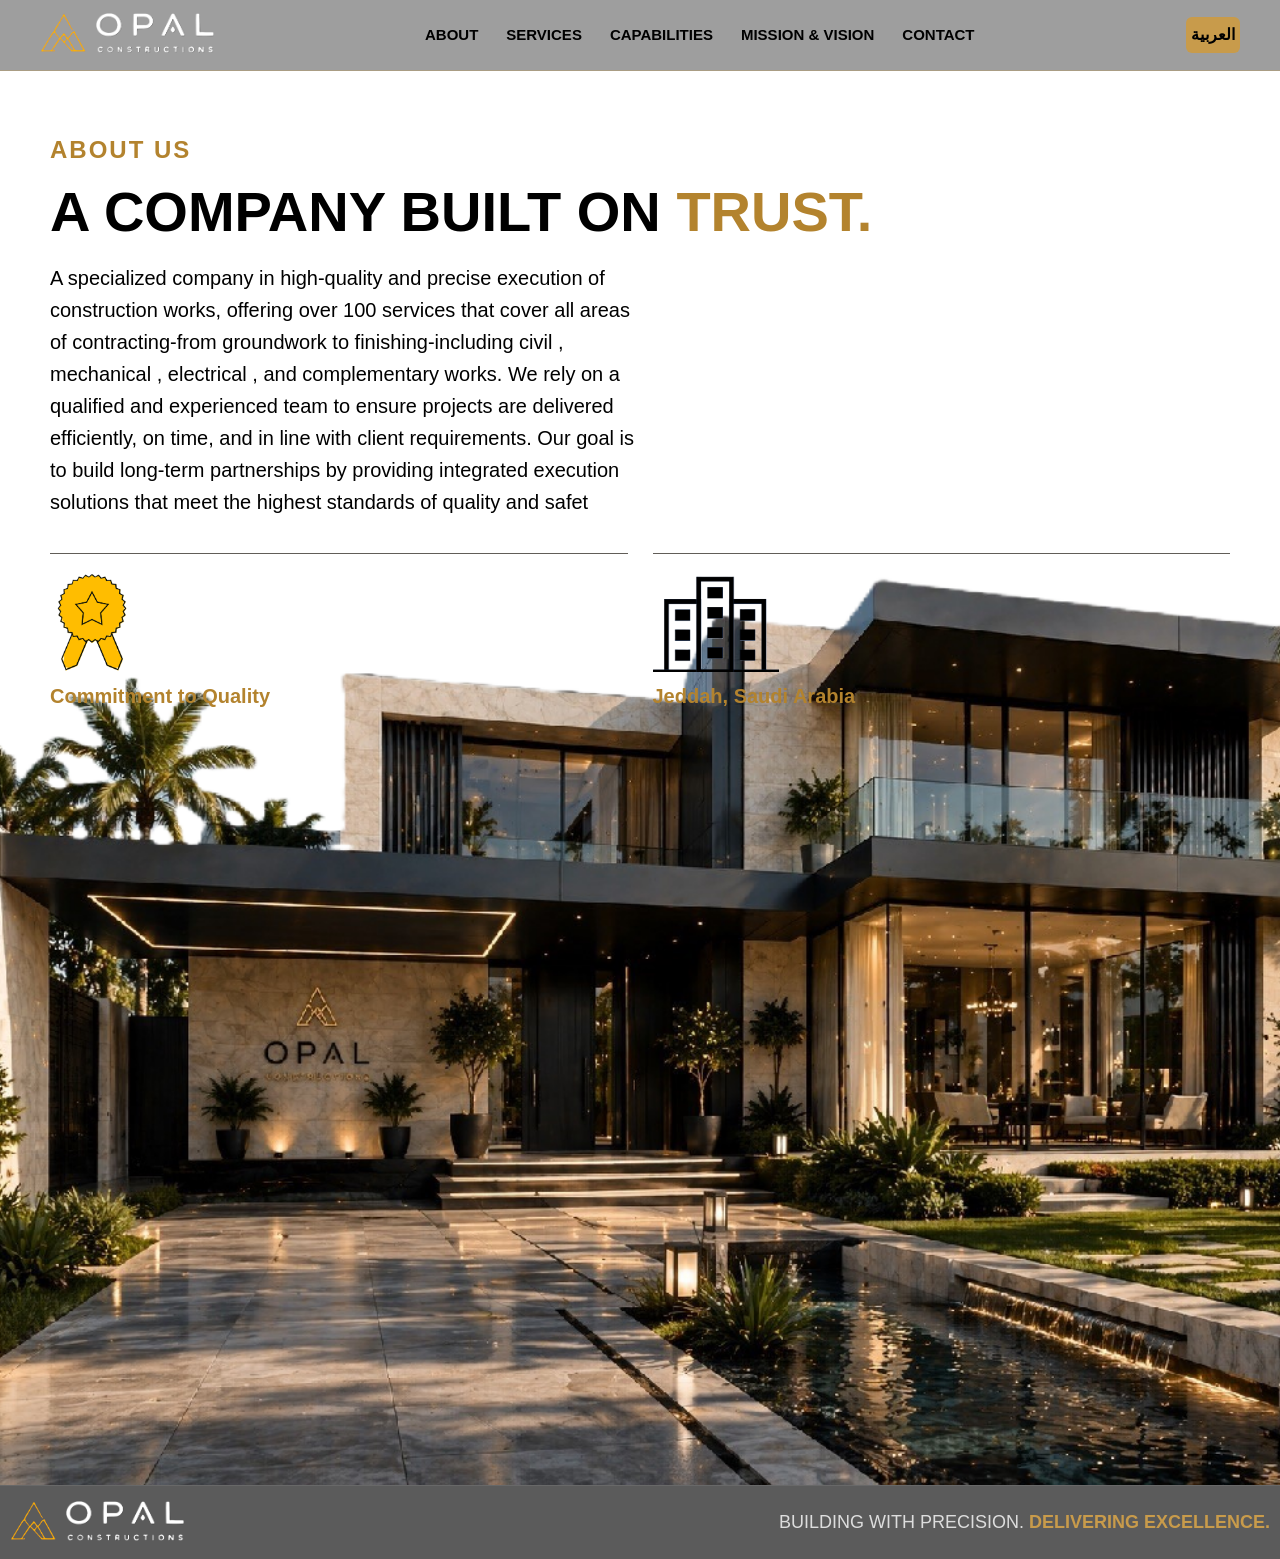
<file: about.html>
<!DOCTYPE html>
<html lang="en">
<head>
  <meta charset="UTF-8" />
  <meta name="viewport" content="width=device-width, initial-scale=1.0" />
  <title>Opal Constructions</title>
  <link rel="stylesheet" href="styles.css" />
</head>
<body>
  
<header class="main-header">
  <div class="header-container">
    <div class="logo">
      <a href="index.html">
        <img src="logo0.png">
        <img src="logo.png">
      </a>
    </div>
    
    <nav class="nav-menu">
      <div class="menu-toggle" onclick="toggleMenu()">☰</div>
      <ul id="menu">
        <li><a href="about.html">ABOUT</a></li>
        <li><a href="services.html">SERVICES</a></li>
        <li><a href="capabilities.html">CAPABILITIES</a></li>
        <li><a href="mission_vision.html">MISSION & VISION</a></li>
        <li><a href="contact.html">CONTACT</a></li>
      </ul>
    </nav>
    <a href="index_ar.html" class="btn">العربية</a>
  </div>
</header>

<section>
      <div class="hero-right">
        <div class="con">
          <div class="section-label">ABOUT US</div>
          <h2>A COMPANY BUILT ON <span>TRUST.</span></h2> 

          <p>
            A specialized company in high-quality and precise execution of
            construction works, offering over 100 services that cover all areas
            of contracting-from groundwork to finishing-including civil
            , mechanical , electrical , and complementary works.
            We rely on a qualified and experienced team to ensure projects
            are delivered efficiently, on time, and in line with client requirements.
            Our goal is to build long-term partnerships by providing integrated
            execution solutions that meet the highest standards of quality and safet
          </p>

          <div class="stats">
            <div class="stat">
              <img src="qu.PNG" height="100">
              <h3>Commitment to Quality</h3>
            </div>
            <div class="stat">
              <img src="building.PNG" height="100">
              <h3>Jeddah, Saudi Arabia</h3>
            </div>
          </div>
        </div>
      </div>
    </section>

    <footer class="footer-bar">
      <div class="logo">
        <a href="index.html">
        <img src="logo0.png">
        <img src="logo.png">
        </a>
      </div>
      <div class="tagline">BUILDING WITH PRECISION. <span>DELIVERING EXCELLENCE.</span></div>
    </footer>
  <script src="script.js"></script>
</body>
</html>
</file>
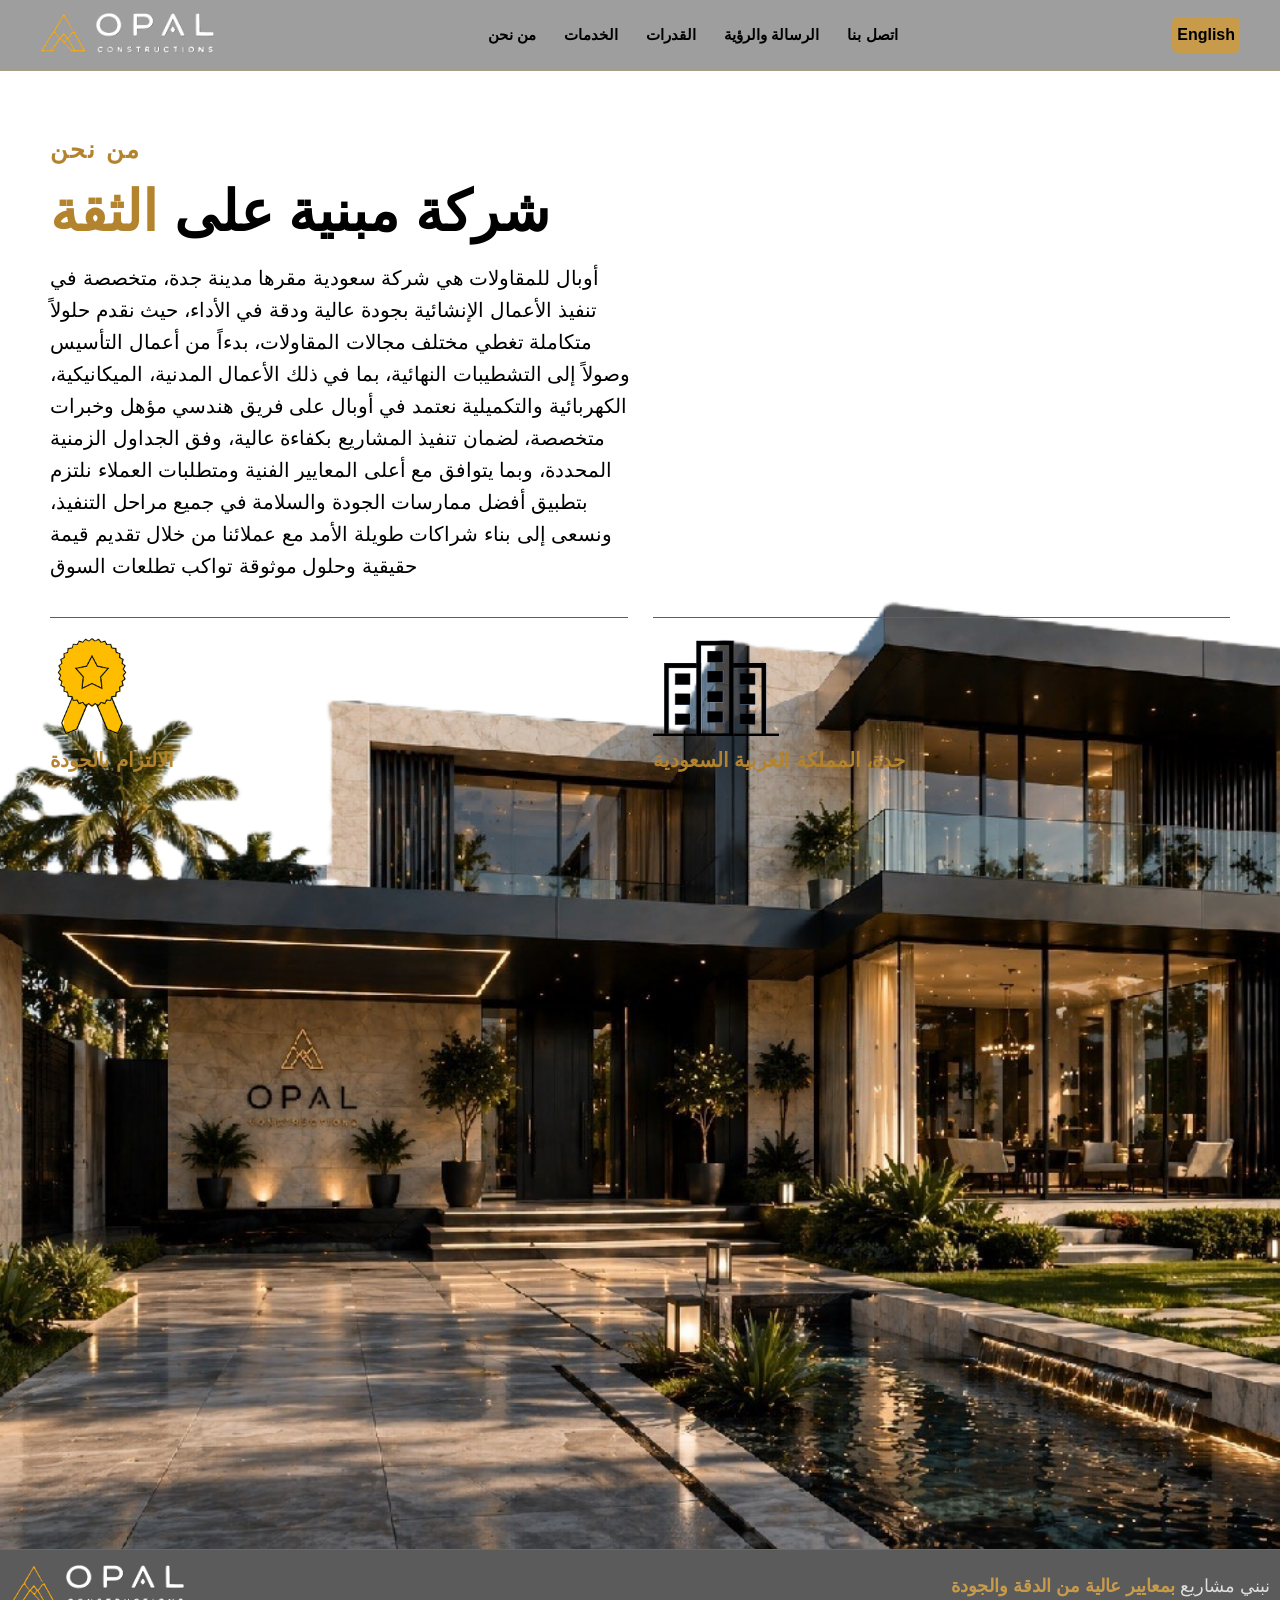
<file: about_ar.html>
<!DOCTYPE html>
<html lang="ar">
<head>
  <meta charset="UTF-8" />
  <meta name="viewport" content="width=device-width, initial-scale=1.0" />
  <title>أوبال للمقاولات</title>
  <link rel="stylesheet" href="styles.css" />
</head>
<body>
  
<header class="main-header">
  <div class="header-container">
    <div class="logo">
      <a href="index.html">
        <img src="logo0.png">
        <img src="logo.png">
      </a>
    </div>
    
    <nav class="nav-menu">
      <div class="menu-toggle" onclick="toggleMenu()">☰</div>
      <ul id="menu">
        <li><a href="about_ar.html">من نحن</a></li>
        <li><a href="services_ar.html">الخدمات</a></li>
        <li><a href="capabilities_ar.html">القدرات</a></li>
        <li><a href="mission_vision_ar.html">الرسالة والرؤية</a></li>
        <li><a href="contact_ar.html">اتصل بنا</a></li>
      </ul>
    </nav>
    <a href="index.html" class="btn">English</a>
  </div>
</header>

<section>
      <div class="hero-right">
        <div class="con">
          <div class="section-label">من نحن</div>
          <h2>شركة مبنية على <span>الثقة</span></h2> 

          <p>
            أوبال للمقاولات هي شركة سعودية مقرها مدينة جدة، متخصصة في تنفيذ الأعمال الإنشائية بجودة عالية ودقة في الأداء، حيث نقدم حلولاً متكاملة تغطي مختلف مجالات المقاولات، بدءاً من أعمال التأسيس وصولاً إلى التشطيبات النهائية، بما في ذلك الأعمال المدنية، الميكانيكية، الكهربائية والتكميلية
            نعتمد في أوبال على فريق هندسي مؤهل وخبرات متخصصة، لضمان تنفيذ المشاريع بكفاءة عالية، وفق الجداول الزمنية المحددة، وبما يتوافق مع أعلى المعايير الفنية ومتطلبات العملاء
            نلتزم بتطبيق أفضل ممارسات الجودة والسلامة في جميع مراحل التنفيذ، ونسعى إلى بناء شراكات طويلة الأمد مع عملائنا من خلال تقديم قيمة حقيقية وحلول موثوقة تواكب تطلعات السوق
          </p>

          <div class="stats">
            <div class="stat">
              <img src="qu.PNG" height="100">
              <h3>الالتزام بالجودة</h3>
            </div>
            <div class="stat">
              <img src="building.PNG" height="100">
              <h3>جدة، المملكة العربية السعودية</h3>
            </div>
          </div>
        </div>
      </div>
    </section>

    <footer class="footer-bar">
      <div class="logo">
        <a href="index.html">
        <img src="logo0.png">
        <img src="logo.png">
        </a>
      </div>
      <div class="tagline">نبني مشاريع<span> بمعايير عالية من الدقة والجودة </span></div>
    </footer>
  <script src="script.js"></script>
</body>
</html>
</file>
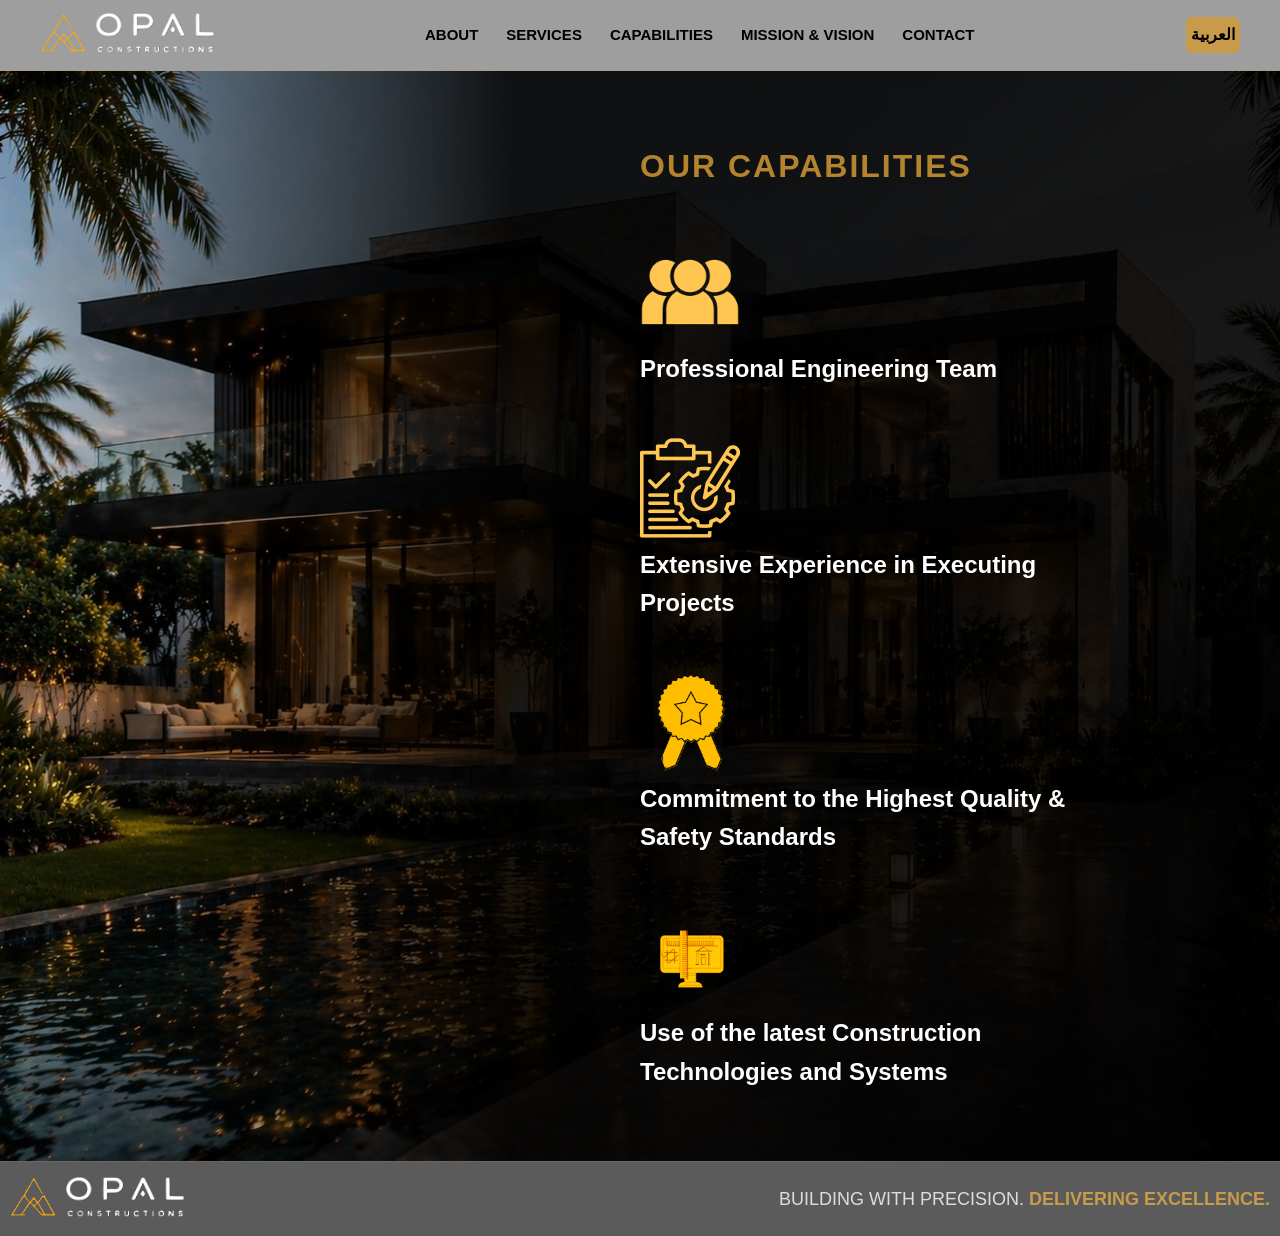
<file: capabilities.html>
<!DOCTYPE html>
<html lang="en">
<head>
  <meta charset="UTF-8" />
  <meta name="viewport" content="width=device-width, initial-scale=1.0" />
  <title>Opal Constructions</title>
  <link rel="stylesheet" href="styles.css" />
</head>
<body>
  
<header class="main-header">
  <div class="header-container">
    <div class="logo">
      <a href="index.html">
        <img src="logo0.png">
        <img src="logo.png">
      </a>
    </div>
    
    <nav class="nav-menu">
      <div class="menu-toggle" onclick="toggleMenu()">☰</div>
      <ul id="menu">
        <li><a href="about.html">ABOUT</a></li>
        <li><a href="services.html">SERVICES</a></li>
        <li><a href="capabilities.html">CAPABILITIES</a></li>
        <li><a href="mission_vision.html">MISSION & VISION</a></li>
        <li><a href="contact.html">CONTACT</a></li>
      </ul>
    </nav>
    <a href="index_ar.html" class="btn">العربية</a>
  </div>
</header>

  <section>
    <div class="projects">
      <div class="features">
        <h3>OUR CAPABILITIES</h3>
        <div class="feature">
          <img class="img" src="eng.png">
          <h2>Professional Engineering Team</h2>
        </div>

        <div class="feature">
          <img class="img" src="mang.png">
          <h2>Extensive Experience in Executing Projects</h2>
        </div>

        <div class="feature">
          <img src="qu.PNG">
          <h2>Commitment to the Highest Quality & Safety Standards</h2>
        </div>

        <div class="feature">
          <img src="tech.png">
          <h2>Use of the latest Construction Technologies and Systems</h2>
        </div>
      </div>
    </div>
  </section>

    <footer class="footer-bar">
      <div class="logo">
        <a href="index.html">
        <img src="logo0.png">
        <img src="logo.png">
        </a>
      </div>
      <div class="tagline">BUILDING WITH PRECISION. <span>DELIVERING EXCELLENCE.</span></div>
    </footer>
  <script src="script.js"></script>
</body>
</html>
</file>
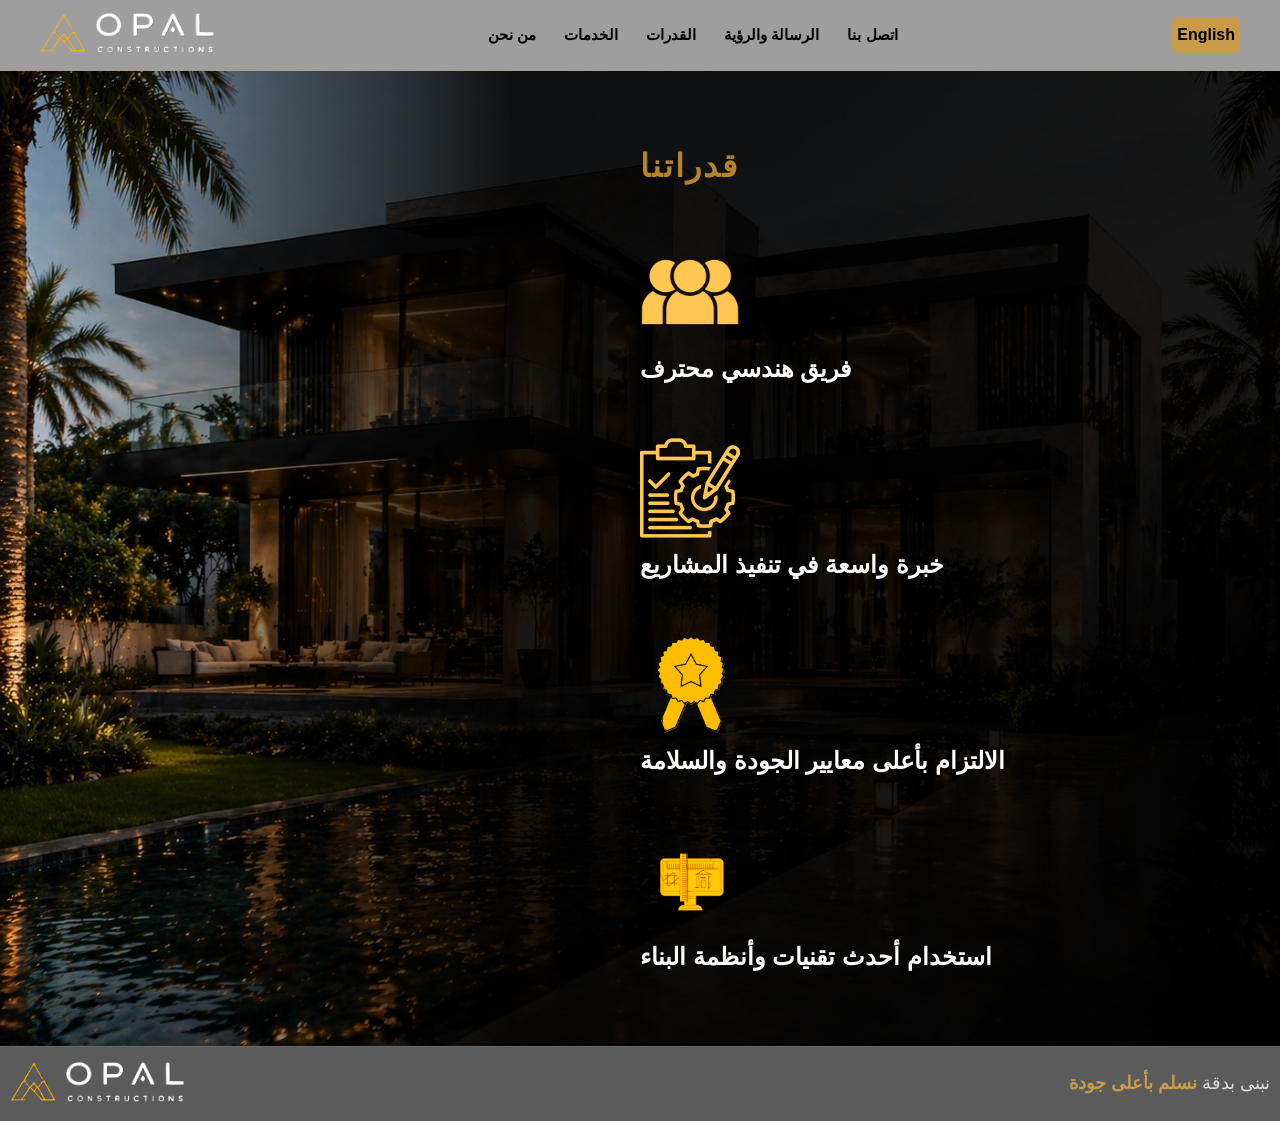
<file: capabilities_ar.html>
<!DOCTYPE html>
<html lang="ar">
<head>
  <meta charset="UTF-8" />
  <meta name="viewport" content="width=device-width, initial-scale=1.0" />
  <title>أوبال للمقاولات</title>
  <link rel="stylesheet" href="styles.css" />
</head>
<body>
  
<header class="main-header">
  <div class="header-container">
    <div class="logo">
      <a href="index.html">
        <img src="logo0.png">
        <img src="logo.png">
      </a>
    </div>
    
    <nav class="nav-menu">
      <div class="menu-toggle" onclick="toggleMenu()">☰</div>
      <ul id="menu">
        <li><a href="about_ar.html">من نحن</a></li>
        <li><a href="services_ar.html">الخدمات</a></li>
        <li><a href="capabilities_ar.html">القدرات</a></li>
        <li><a href="mission_vision_ar.html">الرسالة والرؤية</a></li>
        <li><a href="contact_ar.html">اتصل بنا</a></li>
      </ul>
    </nav>
    <a href="index.html" class="btn">English</a>
  </div>
</header>

  <section>
    <div class="projects">
      <div class="features">
        <h3>قدراتنا</h3>
        <div class="feature">
          <img class="img" src="eng.png">
          <h2>فريق هندسي محترف</h2>
        </div>

        <div class="feature">
          <img class="img" src="mang.png">
          <h2>خبرة واسعة في تنفيذ المشاريع</h2>
        </div>

        <div class="feature">
          <img src="qu.PNG">
          <h2>الالتزام بأعلى معايير الجودة والسلامة</h2>
        </div>

        <div class="feature">
          <img src="tech.png">
          <h2>استخدام أحدث تقنيات وأنظمة البناء</h2>
        </div>
      </div>
    </div>
  </section>

    <footer class="footer-bar">
      <div class="logo">
        <a href="index.html">
        <img src="logo0.png">
        <img src="logo.png">
        </a>
      </div>
      <div class="tagline">نبنى بدقة <span> نسلم بأعلى جودة</span></div>
    </footer>
  <script src="script.js"></script>
</body>
</html>
</file>
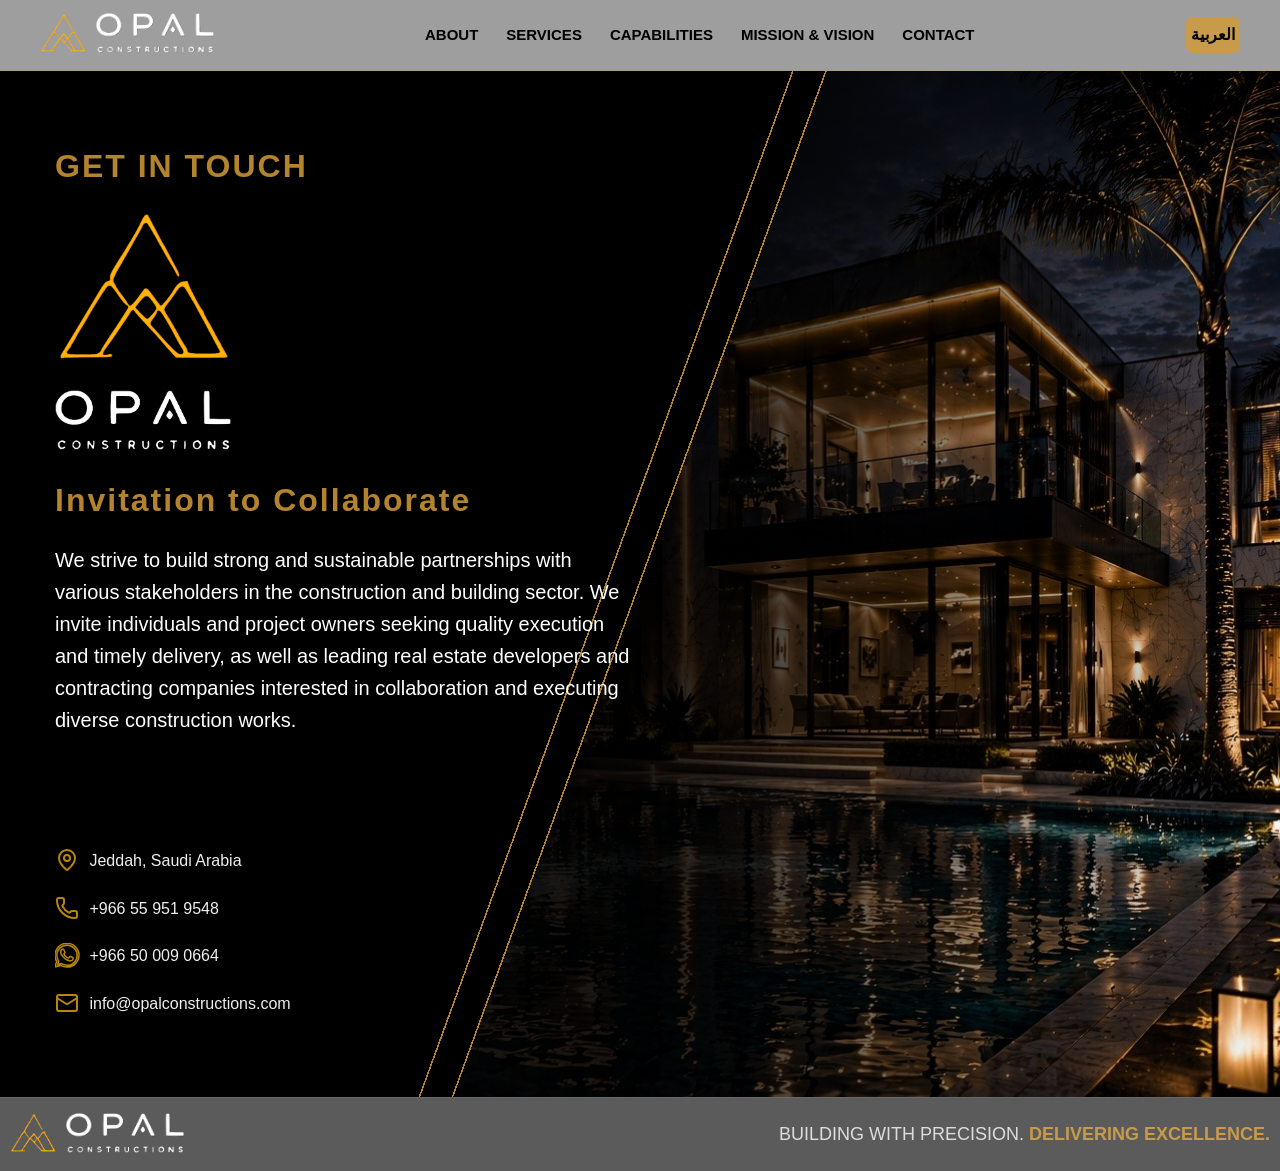
<file: contact.html>
<!DOCTYPE html>
<html lang="en">
<head>
  <meta charset="UTF-8" />
  <meta name="viewport" content="width=device-width, initial-scale=1.0" />
  <title>Opal Constructions</title>
  <link rel="stylesheet" href="styles.css" />
</head>
<body>
  
<header class="main-header">
  <div class="header-container">
    <div class="logo">
      <a href="index.html">
        <img src="logo0.png">
        <img src="logo.png">
      </a>
    </div>
    
    <nav class="nav-menu">
      <div class="menu-toggle" onclick="toggleMenu()">☰</div>
      <ul id="menu">
        <li><a href="about.html">ABOUT</a></li>
        <li><a href="services.html">SERVICES</a></li>
        <li><a href="capabilities.html">CAPABILITIES</a></li>
        <li><a href="mission_vision.html">MISSION & VISION</a></li>
        <li><a href="contact.html">CONTACT</a></li>
      </ul>
    </nav>
    <a href="index_ar.html" class="btn">العربية</a>
  </div>
</header>


    <section>
      <div class="contact">
        <h3>GET IN TOUCH</h3>
        <img src="logo0.png">
        <br>
        <img src="logo.png">
        <br>
        <h3>Invitation to Collaborate</h3>
        <p>We strive to build strong and sustainable partnerships with various stakeholders in the
        construction and building sector. We invite individuals and project owners seeking quality
        execution and timely delivery, as well as leading real estate developers and contracting
        companies interested in collaboration and executing diverse construction works.</p>
        <div class="contact-mini">
          <div>
          <svg xmlns="http://www.w3.org/2000/svg"><path d="M20 10c0 4.993-5.539 10.193-7.399 11.799a1 1 0 0 1-1.202 0C9.539 20.193 4 14.993 4 10a8 8 0 0 1 16 0"></path><circle cx="12" cy="10" r="3"></circle></svg>  
          Jeddah, Saudi Arabia</div>
          <div><svg xmlns="http://www.w3.org/2000/svg"><path d="M13.832 16.568a1 1 0 0 0 1.213-.303l.355-.465A2 2 0 0 1 17 15h3a2 2 0 0 1 2 2v3a2 2 0 0 1-2 2A18 18 0 0 1 2 4a2 2 0 0 1 2-2h3a2 2 0 0 1 2 2v3a2 2 0 0 1-.8 1.6l-.468.351a1 1 0 0 0-.292 1.233 14 14 0 0 0 6.392 6.384"></path></svg>
          <a href="tel:+966559519548">+966 55 951 9548</a></div>
          <div><svg xmlns="http://www.w3.org/2000/svg" viewBox="0 0 40 40"><path d="M16 .396C7.163.396 0 7.559 0 16.396c0 2.885.75 5.7 2.173 8.18L0 32l7.617-2.12a15.9 15.9 0 0 0 8.383 2.27c8.837 0 16-7.163 16-16S24.837.396 16 .396zm0 29.154c-2.56 0-5.073-.69-7.273-1.993l-.52-.308-4.52 1.257 1.205-4.402-.338-.54A13.57 13.57 0 0 1 2.45 16.4C2.45 8.963 8.56 2.854 16 2.854c7.437 0 13.55 6.11 13.55 13.55 0 7.437-6.113 13.55-13.55 13.55zm7.52-10.177c-.41-.206-2.43-1.2-2.81-1.336-.38-.137-.66-.206-.94.206s-1.08 1.336-1.33 1.61c-.24.274-.49.308-.9.103-.41-.206-1.74-.64-3.31-2.04-1.22-1.09-2.05-2.44-2.29-2.85-.24-.41-.026-.63.18-.836.19-.19.41-.49.62-.74.21-.25.28-.41.41-.69.14-.274.07-.51-.03-.72-.103-.206-.94-2.27-1.29-3.11-.34-.82-.69-.71-.94-.72l-.8-.014c-.28 0-.72.103-1.1.51-.38.41-1.44 1.41-1.44 3.44s1.48 3.99 1.68 4.27c.21.274 2.9 4.42 7.03 6.2.98.42 1.74.67 2.33.86.98.31 1.87.27 2.57.17.79-.12 2.43-.99 2.77-1.95.34-.96.34-1.78.24-1.95-.1-.17-.38-.27-.79-.48z"/></svg>
          <a href="https://wa.me/966500090664" target="_blank">+966 50 009 0664</a></div>
          <div><svg xmlns="http://www.w3.org/2000/svg"><path d="m22 7-8.991 5.727a2 2 0 0 1-2.009 0L2 7"></path><rect x="2" y="4" width="20" height="16" rx="2"></rect></svg>  
          info@opalconstructions.com</div>
        </div>
      </div>
    </section>

    <footer class="footer-bar">
      <div class="logo">
        <a href="index.html">
        <img src="logo0.png">
        <img src="logo.png">
        </a>
      </div>
      <div class="tagline">BUILDING WITH PRECISION. <span>DELIVERING EXCELLENCE.</span></div>
    </footer>
  <script src="script.js"></script>
</body>
</html>
</file>
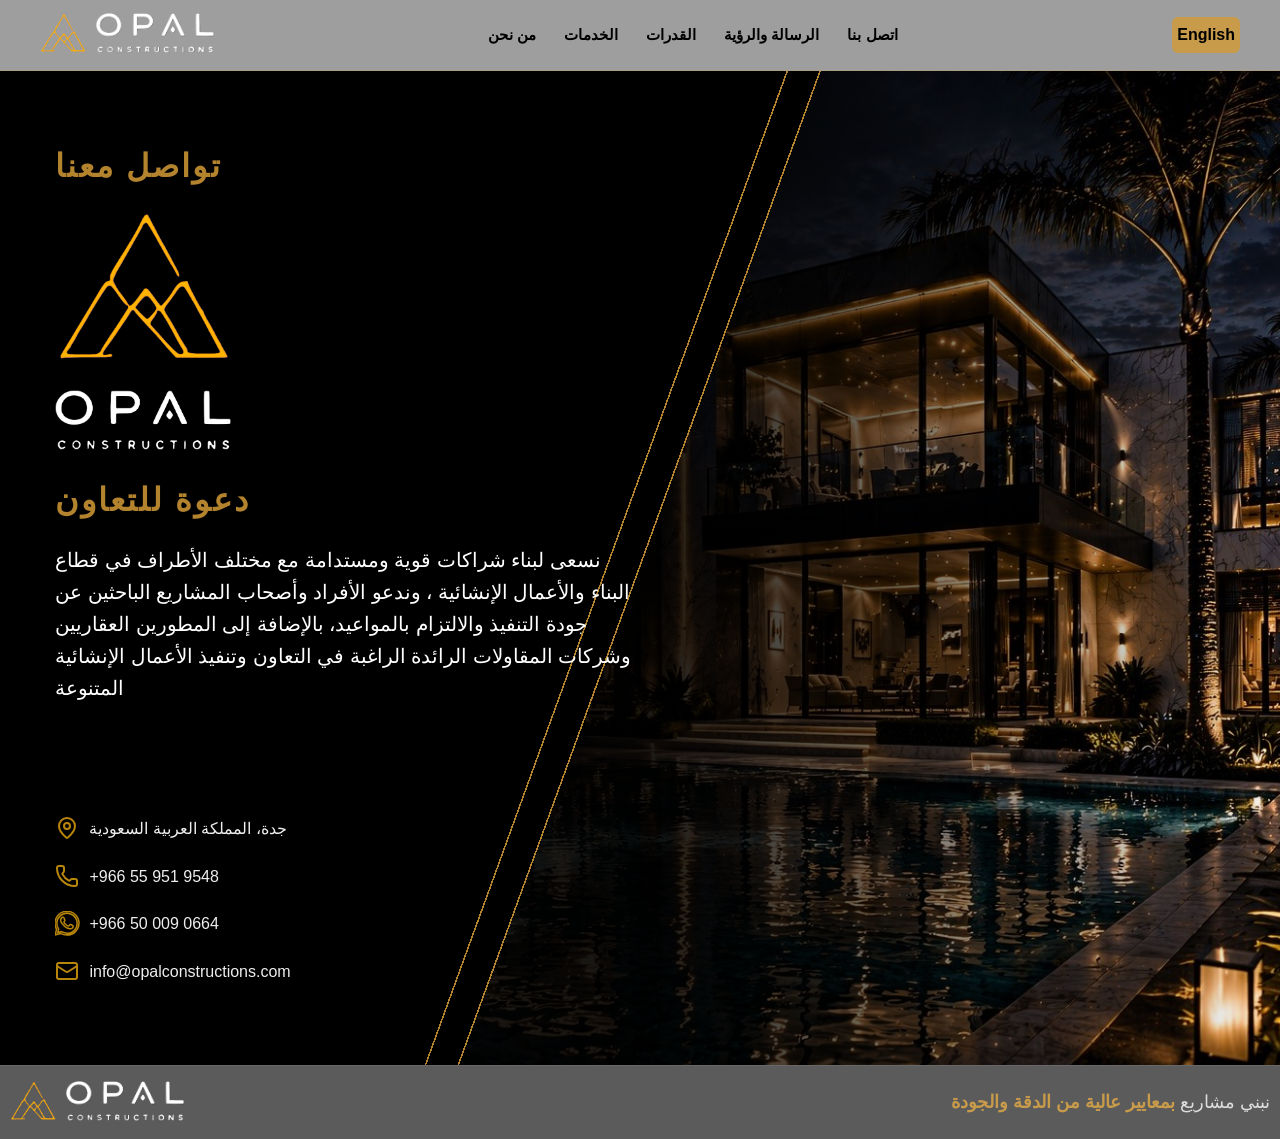
<file: contact_ar.html>
<!DOCTYPE html>
<html lang="ar">
<head>
  <meta charset="UTF-8" />
  <meta name="viewport" content="width=device-width, initial-scale=1.0" />
  <title>أوبال للمقاولات</title>
  <link rel="stylesheet" href="styles.css" />
</head>
<body>
  
<header class="main-header">
  <div class="header-container">
    <div class="logo">
      <a href="index.html">
        <img src="logo0.png">
        <img src="logo.png">
      </a>
    </div>
    
    <nav class="nav-menu">
      <div class="menu-toggle" onclick="toggleMenu()">☰</div>
      <ul id="menu">
        <li><a href="about_ar.html">من نحن</a></li>
        <li><a href="services_ar.html">الخدمات</a></li>
        <li><a href="capabilities_ar.html">القدرات</a></li>
        <li><a href="mission_vision_ar.html">الرسالة والرؤية</a></li>
        <li><a href="contact_ar.html">اتصل بنا</a></li>
      </ul>
    </nav>
    <a href="index.html" class="btn">English</a>
  </div>
</header>


    <section>
      <div class="contact">
        <h3>تواصل معنا</h3>
        <img src="logo0.png">
        <br>
        <img src="logo.png">
        <br>
        <h3>دعوة للتعاون</h3>
        <p>
        نسعى لبناء شراكات قوية ومستدامة مع مختلف الأطراف في قطاع البناء والأعمال الإنشائية
        ، وندعو الأفراد وأصحاب المشاريع الباحثين عن جودة التنفيذ والالتزام بالمواعيد، بالإضافة إلى
        المطورين العقاريين وشركات المقاولات الرائدة الراغبة في التعاون وتنفيذ الأعمال الإنشائية المتنوعة
        </p>
        <div class="contact-mini">
          <div>
          <svg xmlns="http://www.w3.org/2000/svg"><path d="M20 10c0 4.993-5.539 10.193-7.399 11.799a1 1 0 0 1-1.202 0C9.539 20.193 4 14.993 4 10a8 8 0 0 1 16 0"></path><circle cx="12" cy="10" r="3"></circle></svg>  
          جدة، المملكة العربية السعودية</div>
          <div><svg xmlns="http://www.w3.org/2000/svg"><path d="M13.832 16.568a1 1 0 0 0 1.213-.303l.355-.465A2 2 0 0 1 17 15h3a2 2 0 0 1 2 2v3a2 2 0 0 1-2 2A18 18 0 0 1 2 4a2 2 0 0 1 2-2h3a2 2 0 0 1 2 2v3a2 2 0 0 1-.8 1.6l-.468.351a1 1 0 0 0-.292 1.233 14 14 0 0 0 6.392 6.384"></path></svg>
          <a href="tel:+966559519548">+966 55 951 9548</a></div>
          <div><svg xmlns="http://www.w3.org/2000/svg" viewBox="0 0 40 40"><path d="M16 .396C7.163.396 0 7.559 0 16.396c0 2.885.75 5.7 2.173 8.18L0 32l7.617-2.12a15.9 15.9 0 0 0 8.383 2.27c8.837 0 16-7.163 16-16S24.837.396 16 .396zm0 29.154c-2.56 0-5.073-.69-7.273-1.993l-.52-.308-4.52 1.257 1.205-4.402-.338-.54A13.57 13.57 0 0 1 2.45 16.4C2.45 8.963 8.56 2.854 16 2.854c7.437 0 13.55 6.11 13.55 13.55 0 7.437-6.113 13.55-13.55 13.55zm7.52-10.177c-.41-.206-2.43-1.2-2.81-1.336-.38-.137-.66-.206-.94.206s-1.08 1.336-1.33 1.61c-.24.274-.49.308-.9.103-.41-.206-1.74-.64-3.31-2.04-1.22-1.09-2.05-2.44-2.29-2.85-.24-.41-.026-.63.18-.836.19-.19.41-.49.62-.74.21-.25.28-.41.41-.69.14-.274.07-.51-.03-.72-.103-.206-.94-2.27-1.29-3.11-.34-.82-.69-.71-.94-.72l-.8-.014c-.28 0-.72.103-1.1.51-.38.41-1.44 1.41-1.44 3.44s1.48 3.99 1.68 4.27c.21.274 2.9 4.42 7.03 6.2.98.42 1.74.67 2.33.86.98.31 1.87.27 2.57.17.79-.12 2.43-.99 2.77-1.95.34-.96.34-1.78.24-1.95-.1-.17-.38-.27-.79-.48z"/></svg>
          <a href="https://wa.me/966500090664" target="_blank">+966 50 009 0664</a></div>
          <div><svg xmlns="http://www.w3.org/2000/svg"><path d="m22 7-8.991 5.727a2 2 0 0 1-2.009 0L2 7"></path><rect x="2" y="4" width="20" height="16" rx="2"></rect></svg>  
          info@opalconstructions.com</div>
        </div>
      </div>
    </section>

    <footer class="footer-bar">
      <div class="logo">
        <a href="index.html">
        <img src="logo0.png">
        <img src="logo.png">
        </a>
      </div>
      <div class="tagline">نبني مشاريع<span> بمعايير عالية من الدقة والجودة </span></div>
    </footer>
  <script src="script.js"></script>
</body>
</html>
</file>
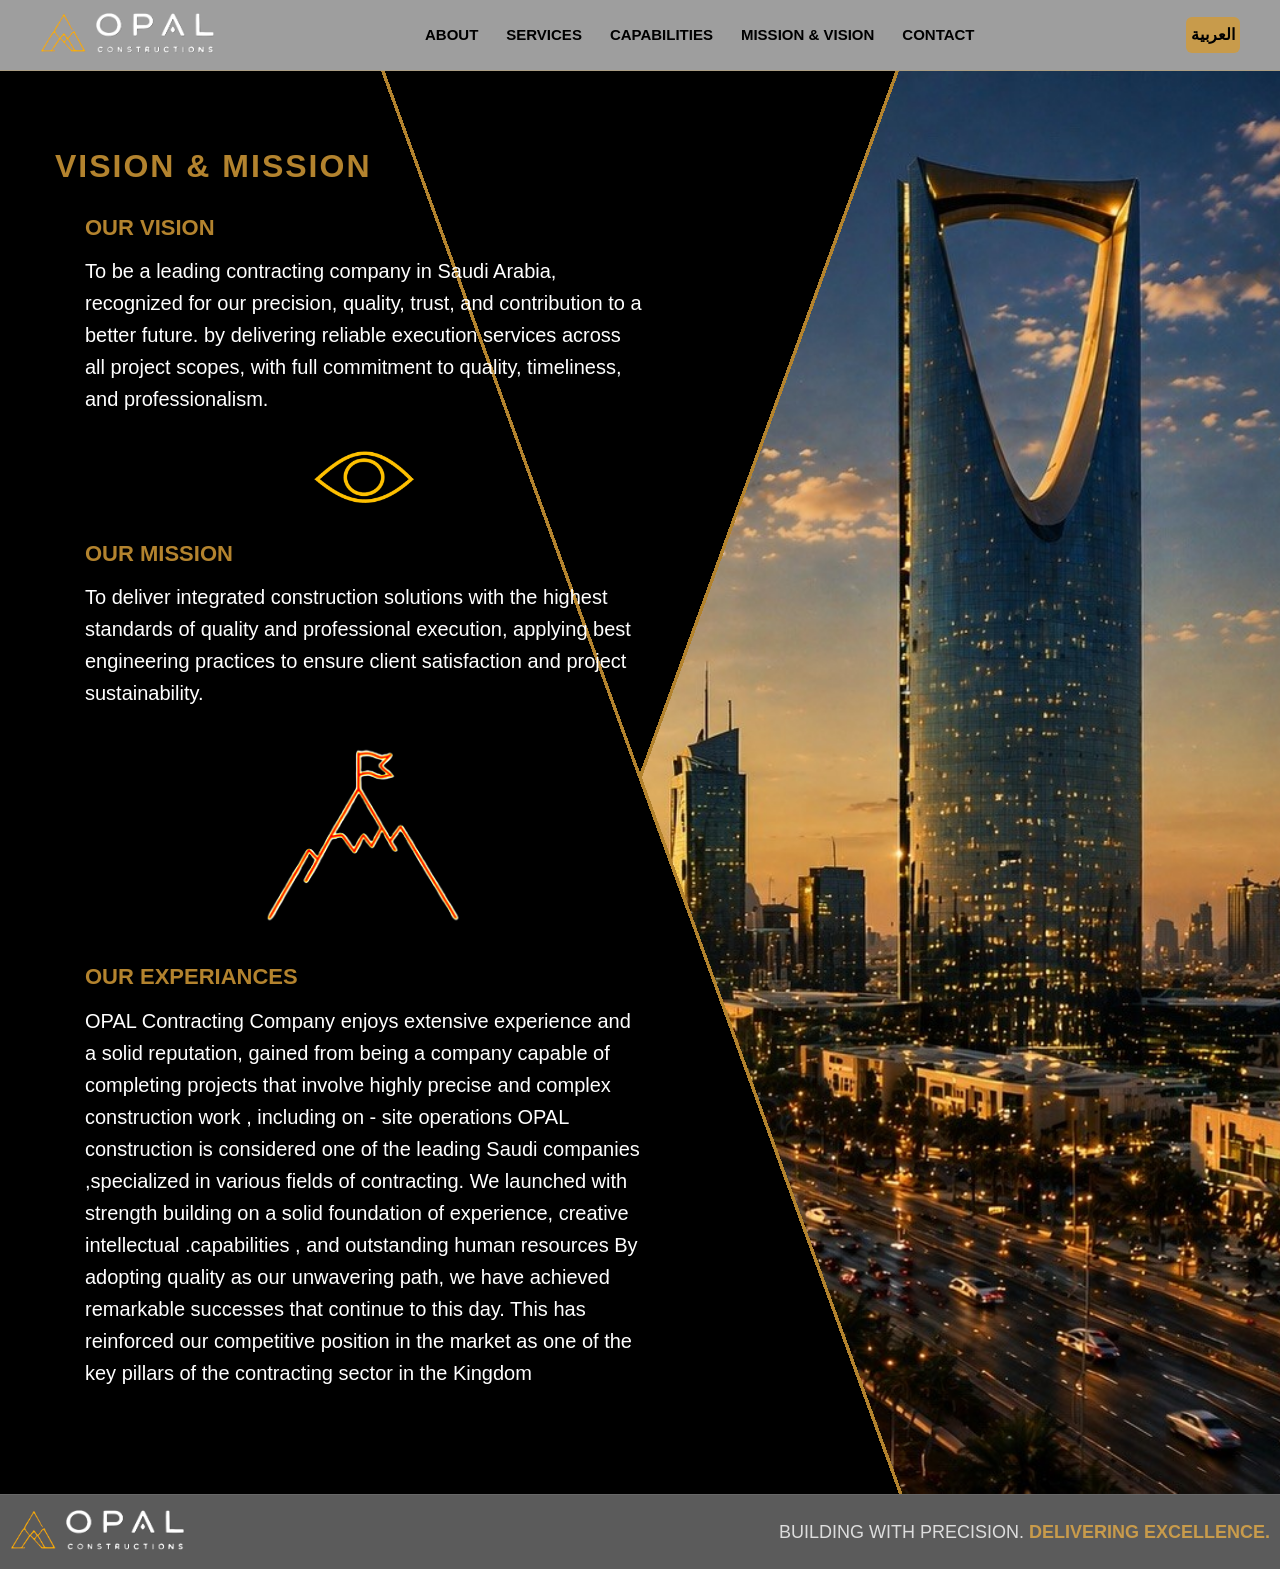
<file: mission_vision.html>
<!DOCTYPE html>
<html lang="en">
<head>
  <meta charset="UTF-8" />
  <meta name="viewport" content="width=device-width, initial-scale=1.0" />
  <title>Opal Constructions</title>
  <link rel="stylesheet" href="styles.css" />
</head>
<body>
  
<header class="main-header">
  <div class="header-container">
    <div class="logo">
      <a href="index.html">
        <img src="logo0.png">
        <img src="logo.png">
      </a>
    </div>
    
    <nav class="nav-menu">
      <div class="menu-toggle" onclick="toggleMenu()">☰</div>
      <ul id="menu">
        <li><a href="about.html">ABOUT</a></li>
        <li><a href="services.html">SERVICES</a></li>
        <li><a href="capabilities.html">CAPABILITIES</a></li>
        <li><a href="mission_vision.html">MISSION & VISION</a></li>
        <li><a href="contact.html">CONTACT</a></li>
      </ul>
    </nav>
    <a href="index_ar.html" class="btn">العربية</a>
  </div>
</header>

    <section>
      <div class="vision">
        <h3>VISION & MISSION</h3>
        <div class="vision-columns">
          <div class="vision-box">
            <h4>OUR VISION</h4>
            <p>
              To be a leading contracting company in Saudi Arabia, recognized for our precision, quality, trust, and contribution to a better future.
              by delivering
              reliable execution services across all project
              scopes, with full commitment to quality,
              timeliness, and professionalism.
            </p>     
            <br>
            <div class="visimg">          
              <img src="vision.png" width="100">
            </div>
            <br>
            <h4>OUR MISSION</h4>
            <p>To deliver integrated construction solutions with the highest standards of quality and professional execution, applying best engineering practices to ensure client satisfaction and project sustainability.</p>
            <br>
            <div class="visimg">          
              <img src="mission.PNG" width="200">
            </div>
            <br>
            <h4>OUR EXPERIANCES</h4>
            <p>
              OPAL Contracting Company enjoys extensive experience and a solid reputation, gained from being a company capable of completing projects that involve highly precise and complex construction work , including on - site operations OPAL construction is considered one of the leading Saudi companies ,specialized in various fields of contracting. We launched with strength building on a solid foundation of experience, creative intellectual .capabilities , and outstanding human resources By adopting quality as our unwavering path, we have achieved remarkable successes that continue to this day. This has reinforced our competitive position in the market as one of the key pillars of the contracting sector in the Kingdom
            </p>
            <br>
          </div>
        </div>
      </div>
    </section>

    <footer class="footer-bar">
      <div class="logo">
        <a href="index.html">
        <img src="logo0.png">
        <img src="logo.png">
        </a>
      </div>
      <div class="tagline">BUILDING WITH PRECISION. <span>DELIVERING EXCELLENCE.</span></div>
    </footer>
  <script src="script.js"></script>
</body>
</html>
</file>
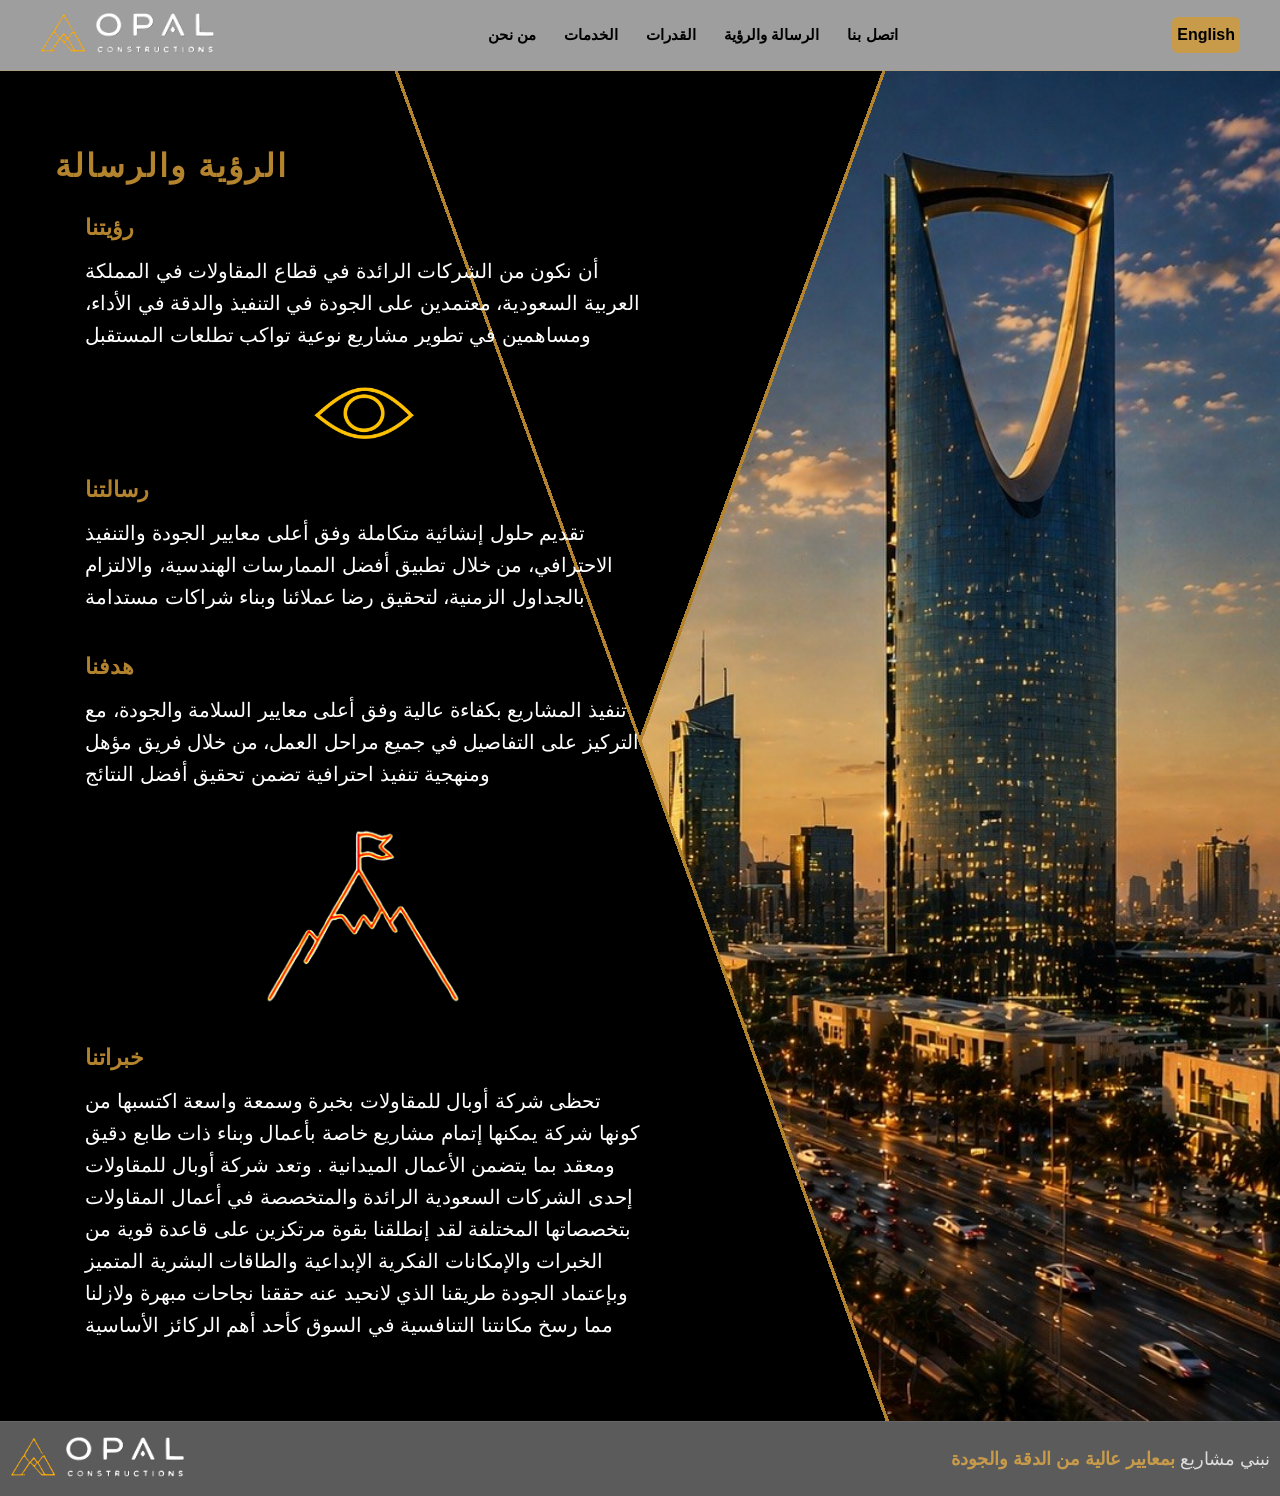
<file: mission_vision_ar.html>
<!DOCTYPE html>
<html lang="ar">
<head>
  <meta charset="UTF-8" />
  <meta name="viewport" content="width=device-width, initial-scale=1.0" />
  <title>أوبال للمقاولات</title>
  <link rel="stylesheet" href="styles.css" />
</head>
<body>
  
<header class="main-header">
  <div class="header-container">
    <div class="logo">
      <a href="index.html">
        <img src="logo0.png">
        <img src="logo.png">
      </a>
    </div>
    
    <nav class="nav-menu">
      <div class="menu-toggle" onclick="toggleMenu()">☰</div>
      <ul id="menu">
        <li><a href="about_ar.html">من نحن</a></li>
        <li><a href="services_ar.html">الخدمات</a></li>
        <li><a href="capabilities_ar.html">القدرات</a></li>
        <li><a href="mission_vision_ar.html">الرسالة والرؤية</a></li>
        <li><a href="contact_ar.html">اتصل بنا</a></li>
      </ul>
    </nav>
    <a href="index.html" class="btn">English</a>
  </div>
</header>

    <section>
      <div class="vision">
        <h3>الرؤية والرسالة</h3>
        <div class="vision-columns">
          <div class="vision-box">
            <h4>رؤيتنا</h4>
            <p>
              أن نكون من الشركات الرائدة في قطاع المقاولات في المملكة العربية السعودية، معتمدين على الجودة في التنفيذ والدقة في الأداء، ومساهمين في تطوير مشاريع نوعية تواكب تطلعات المستقبل
            </p>     
            <br>
            <div class="visimg">          
              <img src="vision.png" width="100">
            </div>
            <br>
            <h4>رسالتنا</h4>
            <p>
              تقديم حلول إنشائية متكاملة وفق أعلى معايير الجودة والتنفيذ الاحترافي، من خلال تطبيق أفضل الممارسات الهندسية، والالتزام بالجداول الزمنية، لتحقيق رضا عملائنا وبناء شراكات مستدامة            </p>
            <br>
            <h4>هدفنا</h4>
            <p>
              تنفيذ المشاريع بكفاءة عالية وفق أعلى معايير السلامة والجودة، مع التركيز على التفاصيل في جميع مراحل العمل، من خلال فريق مؤهل ومنهجية تنفيذ احترافية تضمن تحقيق أفضل النتائج
            </p>
            <br>
            <div class="visimg">          
              <img src="mission.PNG" width="200">
            </div>
            <br>  
            <h4>خبراتنا</h4>
            <p>
             تحظى شركة أوبال للمقاولات بخبرة وسمعة واسعة اكتسبها من كونها شركة يمكنها إتمام مشاريع خاصة بأعمال وبناء ذات طابع دقيق ومعقد بما يتضمن الأعمال الميدانية . وتعد شركة أوبال للمقاولات إحدى الشركات السعودية الرائدة والمتخصصة في أعمال المقاولات بتخصصاتها المختلفة لقد إنطلقنا بقوة مرتكزين على قاعدة قوية من الخبرات والإمكانات الفكرية الإبداعية والطاقات البشرية المتميز وبإعتماد الجودة طريقنا الذي لانحيد عنه حققنا نجاحات مبهرة ولازلنا مما رسخ مكانتنا التنافسية في السوق كأحد أهم الركائز الأساسية
            </p> 
          </div>
        </div>
      </div>
    </section>

    <footer class="footer-bar">
      <div class="logo">
        <a href="index.html">
        <img src="logo0.png">
        <img src="logo.png">
        </a>
      </div>
      <div class="tagline">نبني مشاريع<span> بمعايير عالية من الدقة والجودة </span></div>
    </footer>
  <script src="script.js"></script>
</body>
</html>
</file>
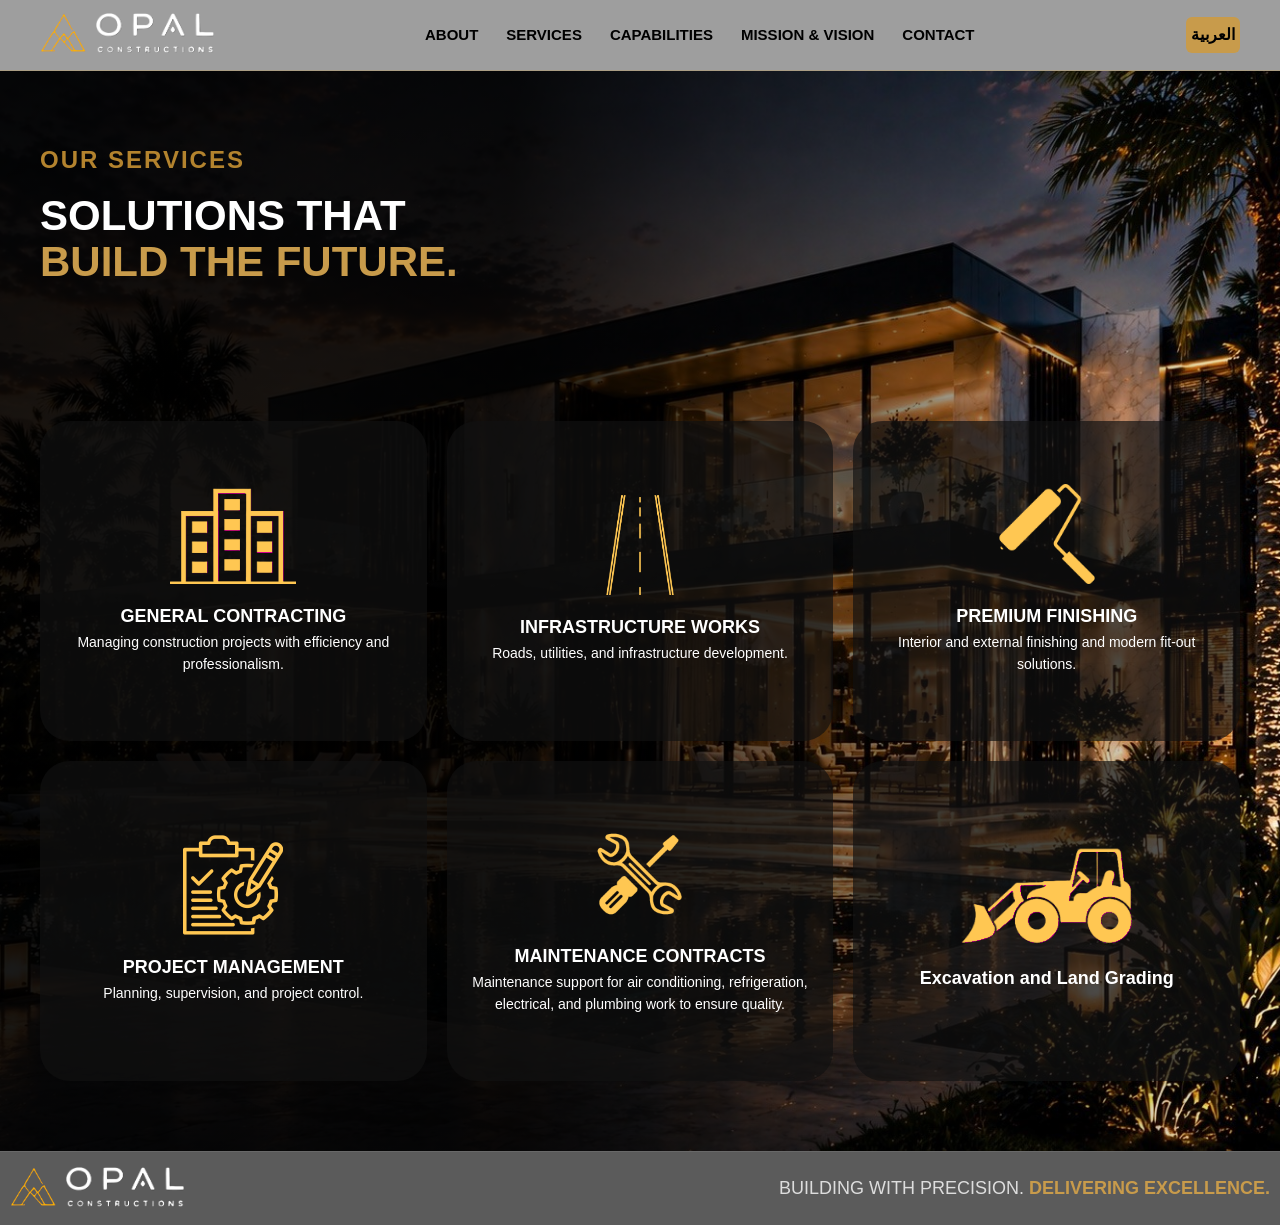
<file: services.html>
<!DOCTYPE html>
<html lang="en">
<head>
  <meta charset="UTF-8" />
  <meta name="viewport" content="width=device-width, initial-scale=1.0" />
  <title>Opal Constructions</title>
  <link rel="stylesheet" href="styles.css" />
</head>
<body>
  
<header class="main-header">
  <div class="header-container">
    <div class="logo">
      <a href="index.html">
        <img src="logo0.png">
        <img src="logo.png">
      </a>
    </div>
    
    <nav class="nav-menu">
      <div class="menu-toggle" onclick="toggleMenu()">☰</div>
      <ul id="menu">
        <li><a href="about.html">ABOUT</a></li>
        <li><a href="services.html">SERVICES</a></li>
        <li><a href="capabilities.html">CAPABILITIES</a></li>
        <li><a href="mission_vision.html">MISSION & VISION</a></li>
        <li><a href="contact.html">CONTACT</a></li>
      </ul>
    </nav>
    <a href="index_ar.html" class="btn">العربية</a>
  </div>
</header>

    <section class="services-section">
      
      <div class="section-label">OUR SERVICES</div>
      <div class="services-head">
        <h2>SOLUTIONS THAT<br><span>BUILD THE FUTURE.</span></h2>
      </div>
      <div class="services-grid">
        <div class="service-card">
          <div class="carded">
            <div class="face face--back">
              <img src="img (4).jpeg">
            </div>
            <div class="face face--front">
              <img class="img" src="building.PNG">
              <div class="content">
                <h3>GENERAL CONTRACTING</h3>
                <p>Managing construction projects with efficiency and professionalism.</p>
              </div>
            </div>
          </div>
        </div>
      
        <div class="service-card">
          <div class="carded">
            <div class="face face--back">
              <img src="img (3).jpeg">
            </div>
            <div class="face face--front">
              <img class="img" src="infra.png">
              <div class="content">
                <h3>INFRASTRUCTURE WORKS</h3>
                <p>Roads, utilities, and infrastructure development.</p>
              </div>
            </div>
          </div>
        </div>
      
        <div class="service-card">
          <div class="carded">
            <div class="face face--back">
              <img src="img (8).jpeg">
            </div>
            <div class="face face--front">
              <img class="img" src="finsh.png">
              <div class="content">
                <h3>PREMIUM FINISHING</h3>
                <p>Interior and external finishing and modern fit-out solutions.</p>
              </div>
            </div>
          </div>
        </div>
      
        <div class="service-card">
          <div class="carded">
            <div class="face face--back">
              <img src="img (7).jpeg">
            </div>
            <div class="face face--front">
              <img class="img" src="mang.png">
              <div class="content">
                <h3>PROJECT MANAGEMENT</h3>
                <p>Planning, supervision, and project control.</p>
              </div>
            </div>
          </div>
        </div>
      
        <div class="service-card">
          <div class="carded">
            <div class="face face--back">
              <img src="img (6).jpeg">
            </div>
            <div class="face face--front">
              <img class="img" src="maintenance.png">
              <div class="content">
                <h3>MAINTENANCE CONTRACTS</h3>
                <p>Maintenance support for air conditioning, refrigeration, electrical, and plumbing work to ensure quality.</p>
              </div>
            </div>
          </div>
        </div>

        <div class="service-card">
          <div class="carded">
            <div class="face face--back">
              <img src="img (5).jpeg">
            </div>
            <div class="face face--front">
              <img class="img" src="trac.png">
              <div class="content">
                <h3>Excavation and Land Grading</h3>
              </div>
            </div>
          </div>
        </div>
      </div>
    </section>

    <footer class="footer-bar">
      <div class="logo">
        <a href="index.html">
        <img src="logo0.png">
        <img src="logo.png">
        </a>
      </div>
      <div class="tagline">BUILDING WITH PRECISION. <span>DELIVERING EXCELLENCE.</span></div>
    </footer>
  <script src="script.js"></script>
</body>
</html>
</file>
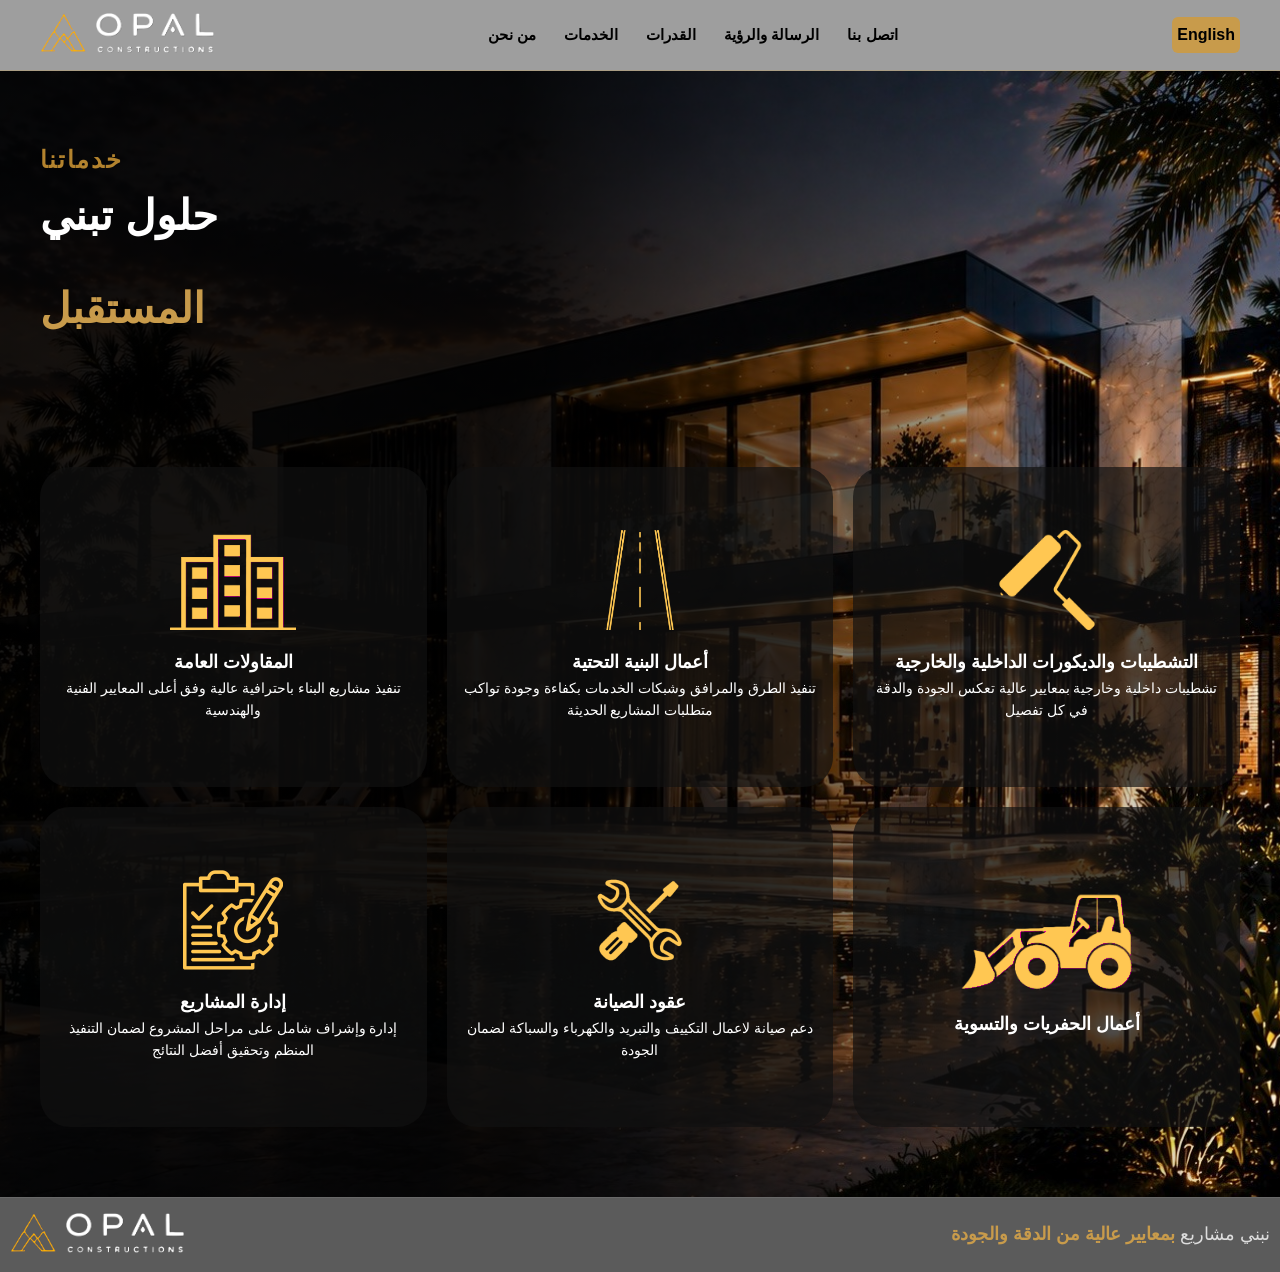
<file: services_ar.html>
<!DOCTYPE html>
<html lang="ar">
<head>
  <meta charset="UTF-8" />
  <meta name="viewport" content="width=device-width, initial-scale=1.0" />
  <title>أوبال للمقاولات</title>
  <link rel="stylesheet" href="styles.css" />
</head>
<body>
  
<header class="main-header">
  <div class="header-container">
    <div class="logo">
      <a href="index.html">
        <img src="logo0.png">
        <img src="logo.png">
      </a>
    </div>
    
    <nav class="nav-menu">
      <div class="menu-toggle" onclick="toggleMenu()">☰</div>
      <ul id="menu">
        <li><a href="about_ar.html">من نحن</a></li>
        <li><a href="services_ar.html">الخدمات</a></li>
        <li><a href="capabilities_ar.html">القدرات</a></li>
        <li><a href="mission_vision_ar.html">الرسالة والرؤية</a></li>
        <li><a href="contact_ar.html">اتصل بنا</a></li>
      </ul>
    </nav>
    <a href="index.html" class="btn">English</a>
  </div>
</header>

    <section class="services-section">
      
      <div class="section-label">خدماتنا</div>
      <div class="services-head">
        <h2>حلول تبني<br><br><span>المستقبل</span></h2>
      </div>

      <div class="services-grid">
        
        <div class="service-card">
          <div class="carded">
            <div class="face face--back">
              <img src="img (4).jpeg">
            </div>
            <div class="face face--front">
              <img class="img" src="building.PNG">
              <div class="content">
            <h3>المقاولات العامة</h3>
            <p>تنفيذ مشاريع البناء باحترافية عالية وفق أعلى المعايير الفنية والهندسية</p>
              </div>
            </div>
          </div>
        </div>
      
        <div class="service-card">
          <div class="carded">
            <div class="face face--back">
              <img src="img (3).jpeg">
            </div>
            <div class="face face--front">
              <img class="img" src="infra.png">
              <div class="content">
            <h3>أعمال البنية التحتية</h3>
            <p>تنفيذ الطرق والمرافق وشبكات الخدمات بكفاءة وجودة تواكب متطلبات المشاريع الحديثة</p>
              </div>
            </div>
          </div>
        </div>
      
        <div class="service-card">
          <div class="carded">
            <div class="face face--back">
              <img src="img (8).jpeg">
            </div>
            <div class="face face--front">
              <img class="img" src="finsh.png">
              <div class="content">
            <h3>التشطيبات والديكورات الداخلية والخارجية</h3>
            <p>تشطيبات داخلية وخارجية بمعايير عالية تعكس الجودة والدقة في كل تفصيل</p>
              </div>
            </div>
          </div>
        </div>
      
        <div class="service-card">
          <div class="carded">
            <div class="face face--back">
              <img src="img (7).jpeg">
            </div>
            <div class="face face--front">
              <img class="img" src="mang.png">
              <div class="content">
            <h3>إدارة المشاريع</h3>
            <p>إدارة وإشراف شامل على مراحل المشروع لضمان التنفيذ المنظم وتحقيق أفضل النتائج</p>
              </div>
            </div>
          </div>
        </div>
      
        <div class="service-card">
          <div class="carded">
            <div class="face face--back">
              <img src="img (6).jpeg">
            </div>
            <div class="face face--front">
              <img class="img" src="maintenance.png">
              <div class="content">
            <h3>عقود الصيانة</h3>
            <p>دعم صيانة لاعمال التكييف والتبريد والكهرباء والسباكة لضمان الجودة</p>
              </div>
            </div>
          </div>
        </div>

        <div class="service-card">
          <div class="carded">
            <div class="face face--back">
              <img src="img (5).jpeg">
            </div>
            <div class="face face--front">
              <img class="img" src="trac.png">
              <div class="content">
                <h3>أعمال الحفريات والتسوية</h3>
              </div>
            </div>
          </div>
        </div>
      </div>

    </section>

    <footer class="footer-bar">
      <div class="logo">
        <a href="index.html">
        <img src="logo0.png">
        <img src="logo.png">
        </a>
      </div>    
      <div class="tagline">نبني مشاريع<span> بمعايير عالية من الدقة والجودة </span></div>
    </footer>
  <script src="script.js"></script>
</body>
</html>
</file>
<file: styles.css>
* { box-sizing: border-box; margin: 0; padding: 0; }
    body {
      font-family: Tahoma, Helvetica, sans-serif;
      background: #0a0a0a;
      color: #fff;
      line-height: 1.6;
    }
    a { text-decoration: none; color: inherit; }
    section{
    opacity: 0;
    transform: translateY(30px);
    transition: opacity 0.8s ease, transform 0.8s ease;
    }
    section.visible { 
    opacity: 1 !important;
    transform: translateY(0) !important;
    }
    svg{
      width: 30px;
      height: 30px;
      fill: none;
      transition: 0.2s;
      stroke: darkgoldenrod;
      stroke-width: 2;
      transform: translateY(12px);
    }
    .container { width: 100%; max-width: 1400px; margin: auto; }

    .hero-left {      
      background: 
        linear-gradient(to right,rgba(0,0,0,0.9) 40%, rgba(0,0,0,0)),
        linear-gradient(-60deg, rgba(0,0,0,0.7) 15%,#ffa200 15% 15.2%,transparent 15%),
        url('img19.jpg') center/cover no-repeat;
      min-height: 680px;
      padding: clamp(25px, 6vw, 80px);
      display: flex;
      flex-direction: column;
      justify-content: space-between;
    }
    
    .triangles {
      width: 20%;        /* resize */
      height: auto;

      position: absolute;  /* move */
      bottom:  10px;
      right: 0%;
    }

    .hero-left img{
      width: 20%;
    }
   
    .hero-copy h1 {
      font-size: 64px;
    }

    .hero-copy div {
      margin-top: 30px;
    }

    .hero-copy h1 span { color: #c89b4b; }

    .hero-copy p {
      margin-top: 30px;
      font-size: 32px;
      color: #c89b4b;
    }

    .hero-copy .opal {
      width: 50%;
      font-size: 20px;
      color: white;
    }

    .contact-mini {
      padding: 100px 0 0;
      font-size: 16px;
      color: #eee;
    }
    
    .contact-mini a:hover{
      color: #c89b4b;
    }

    .contact-mini div { margin-bottom: 10px; }

    .hero-right {
      color: black;
      min-height: 680px;
      display: flex;
      flex-direction: column;
      justify-content: space-between;
      background: url('img110.png') top/cover no-repeat;
      min-height: 100vh;
      width: 100%;
    }
    .hero-right p, .contact p {
      font-size: 20px;
      width: 50%;
    }
    
    .hero-right .con {
      padding: 60px 50px;
    }

    .section-label {
      font-size: 24px;
      letter-spacing: 2px;
      color: #b3832e;
      margin-bottom: 14px;
      font-weight: 700;
    }

    .hero-right h2 {
      font-size: 56px;
      line-height: 1.05;
      margin-bottom: 20px;
    }

    .hero-right h2 span { color: #b3832e; }

    .stats {
      display: grid;
      grid-template-columns: repeat(2, 1fr);
      gap: 25px;
      margin-top: 35px;
      padding-bottom: 60%;
    }

    .stat {
      border-top: 1px solid #615d58;
      padding-top: 18px;
    }


    .stat h3 {
      font-size: 20px;
      color: #b3832e;
      margin-bottom: 5px;
    }

    .services-section { 
      background: 
        linear-gradient(to right,rgba(0,0,0,0.9) 40%, rgba(0,0,0,0)),
        url('img35.jpg') center/cover no-repeat;
      padding: 70px 40px;
    }

    .services-head {
      display: flex;
      justify-content: space-between;
      align-items: end;
      margin-bottom: 35px;
      gap: 20px;
    }

    .services-head h2 {
      font-size: 42px;
      line-height: 1.1;
      margin-bottom: 100px
    }

    .services-head h2 span { color: #c89b4b; }

    .services-grid {
      display: grid;
      grid-template-columns: repeat(3, 1fr);
      gap: 20px;
    }

    .service-card {
      background: #111111ad;
      border-radius: 30px;
      text-align: center;
    }

    .service-card .img {
      filter: invert() sepia() saturate(10000%) hue-rotate(315deg);
      margin-top: 18px;
      height: 100px;
    }

    .service-card .content {
      padding: 18px 16px 20px;
    }

    .service-card h3 {
      font-size: 18px;
    }

    .service-card p {
      font-size: 14px;
    }

    .contact,
    .vision,
    .projects{
      color: white;
      padding: 70px 55px;
      min-height: 680px;
      display: flex;
      flex-direction: column;
      justify-content: space-between;
      width: 100%;
    }
    .director {
      padding: 45px 35px;
    }

    .vision {
      background: linear-gradient(70deg,black 50%,#b3832e 50% 50.2%,transparent 50%),
      linear-gradient(-70deg, transparent 50%,#b3832e 50% 50.2%,black 50%),
        url('img15.jpg') center/cover no-repeat;
    }

    .contact h3,
    .vision h3,
    .projects h3,
    .director h3 {
      font-size: xx-large;
      letter-spacing: 2px;
      color: #b3832e;
      margin-bottom: 18px;
    }

    .vision-columns {
      margin-left: 30px;
      display: grid;
      grid-template-columns: 1fr 1fr;
      gap: 24px;
    }

    .vision-box h4 {
      color: #b3832e;
      font-size: 22px;
      margin-bottom: 10px;
    }

    .vision-box p {
      font-size: 20px;
      margin-bottom: 10px;
    }

    .visimg{
      text-align: center;
    }

    .projects {
      background: 
        linear-gradient(to right,rgba(0,0,0,0), rgba(0,0,0,0.9) 40%),
        url('img19.jpg') center/cover no-repeat;
    }

    .features {
      width: 90%;
      padding: 0 0 0 50%;
    }

    .feature {
      display: block;
      margin-top: 50px;
    }

    .feature img {
      object-fit: contain;
      width: 100px ;
      height: 100px;
    }

    .feature .img{
      filter: invert() sepia() saturate(10000%) hue-rotate(315deg);
    }

    .director {
      background: #121212;
      color: #fff;
      display: flex;
      flex-direction: column;
      justify-content: space-between;
    }

    .contact {
      background: linear-gradient(-70deg, transparent 52%,#b3832e 52% 52.1%,black 52%),
      linear-gradient(-70deg, transparent 50%,#b3832e 50% 50.1%,black 50%),
      linear-gradient(to left,rgba(0,0,0,0), rgba(0,0,0,0.9)50%),
        url('img27.jpg') center/cover no-repeat;
    }

    .contact img{
      width: 15%;
    }

    .footer-bar {
      background: #95959595;
      padding: 10px;
      display: flex;
      justify-content: space-between;
      align-items: center;
      color: #ddd;
      border-top: 1px solid rgba(255,255,255,.08);
    }

    strong {
      color: #fff;
      letter-spacing: 5px;
      font-size: 28px;
    }

    .tagline {
      font-size: 18px;
    }

    .tagline span {
      color: #c89b4b;
      font-weight: 700;
    }

  .nav-menu ul {
    display: flex;
    gap: 28px;
    list-style: none;
  }

  .nav-menu a {
    text-decoration: none;
    color: black;
    font-size: 15px;
    font-weight: bold;
    transition: 0.2s;
  }

  .nav-menu a:hover {
    color: #ffa200;
    border-bottom: 1px solid #ffa200;
    padding-bottom: 4px;
  }

  /* Hide hamburger on desktop */
  .menu-toggle {
    display: none;
    font-size: 26px;
    cursor: pointer;
  }


  @media (max-width: 950px) {
    .services-grid {
      grid-template-columns: repeat(2, 1fr);
    }
    .hero-right {
      background: 
        linear-gradient(to right,rgba(255, 255, 255, 0.9) 40%, rgba(0,0,0,0)),
        url('img110.png') top/cover no-repeat;
    }
    
      .menu-toggle {
        display: block;
      }

      .nav-menu ul {
        display: none;
        flex-direction: column;
        gap: 15px;
        text-align: center;
        background: #ffffff9b;
        padding: 20px;
        position: absolute;
        top: 68px;
        left: 0;
        width: 100%;
      }

      .nav-menu ul.active {
        display: flex;
      }

      .nav-menu a {
        font-size: 14px;
      }
  }
    @media (max-width: 720px) {
      .hero-left, .hero-right { min-height: auto; }
      .hero-copy h1, .hero-right h2 { font-size: 42px; }
      .vision-columns, .stats { grid-template-columns: 1fr; }
      .projects-grid { grid-template-columns: 1fr; }
      .services-grid{ grid-template-columns: repeat(1, 1fr);}
      .footer-bar {
        flex-direction: column;
        gap: 14px;
        text-align: center;
      }
      
      .visimg{
        text-align: left;
      }
      
      .hero-right p, .contact p  {
        width: 100%;
      }

      .tagline span {
        display: block; /* move second part to new line */
      }

      .projects h3, h2 {
         font-size: 14px;
      }
       
      .feature img {
        width: 50px ;
        height: 50px;
      }

       .vision-columns {
         margin-left: 0px;
       }
       .hero-copy .opal {
         width: 100%;
       }
      
    }

    .main-header {
      background: #ffffff9b;
      border-bottom: 1px solid rgba(200, 155, 75, 0.3);
      padding: 0 40px;
      position: sticky;
      top: 0;
      z-index: 100;
      backdrop-filter: blur(2px);
    }

    .header-container {
      max-width: 1400px;
      margin: 0 auto;
      display: flex;
      justify-content: space-between;
      align-items: center;
      flex-wrap: wrap;
      padding: 8px 0;
    }

    .logo a {
      font-size: 28px;
      font-weight: 800;
      letter-spacing: 3px;
      text-decoration: none;
      transition: 0.2s;
    }

    .logo span {
      color: #c89b4b;
      font-weight: 700;
    }
    
    .logo img {
      height: 40px;
      object-fit: cover;
      transform: translateY(5px);
    }

    .btn {
      display: inline-block;
      padding: 5px;
      background: #c89b4b;
      color: black;
      text-decoration: none;
      border-radius: 6px;
      font-weight: bold;
      transition: 0.3s;
    }

    .btn:hover {
      background: #a67c2f;
    }

.slideshow-container {
  overflow: hidden;
  border-radius: 15px;
  margin: 5%;
}

.slide {
  text-align: center;
  display: none;
  position: relative;
  border-radius: 15px;
}

.slide img {
  width: 100%;
  height: 700px;
  object-fit: cover;
  border-radius: 15px;
}

/* Caption */
.caption {
  position: absolute;
  top: 0;
  width: 100%;
  background: rgba(0,0,0,0.6);
      color: #c89b4b;
      font-weight: 700;
  padding: 15px;
      font-size: 32px;
}

/* Fade animation */
.fade {
  animation: fadeEffect 2s;
}

@keyframes fadeEffect {
  from {opacity: 0}
  to {opacity: 1}
}

/* Responsive */
@media (max-width: 768px) {
  .slide img {
    height: 250px;
  }
  .caption {
    font-size: 14px;
  }
}


.carded {
  position: relative;
  width: 100%;      /* take full width of container (90% of screen) */
  height: 320px;
  border-radius: 0.8rem;
  transform-style: preserve-3d;
}

.face {
  position: absolute;
  width: 100%;
  height: 100%;
  overflow: hidden;
  backface-visibility: hidden;
  transition: transform 0.6s ease-in-out;
  display: flex;
  flex-direction: column;
  justify-content: center;
  align-items: center;
  text-align: center;
}

.face--back {
  transform: rotateY(180deg);
  padding: 1rem 1rem;
}

.carded:hover .face--front {
  transform: rotateY(-180deg);
}

.carded:hover .face--back {
  transform: rotateY(0deg);
}


.face img {
  width: 100%;
  object-fit: contain;
  border-radius: 10%;
}
</file>
